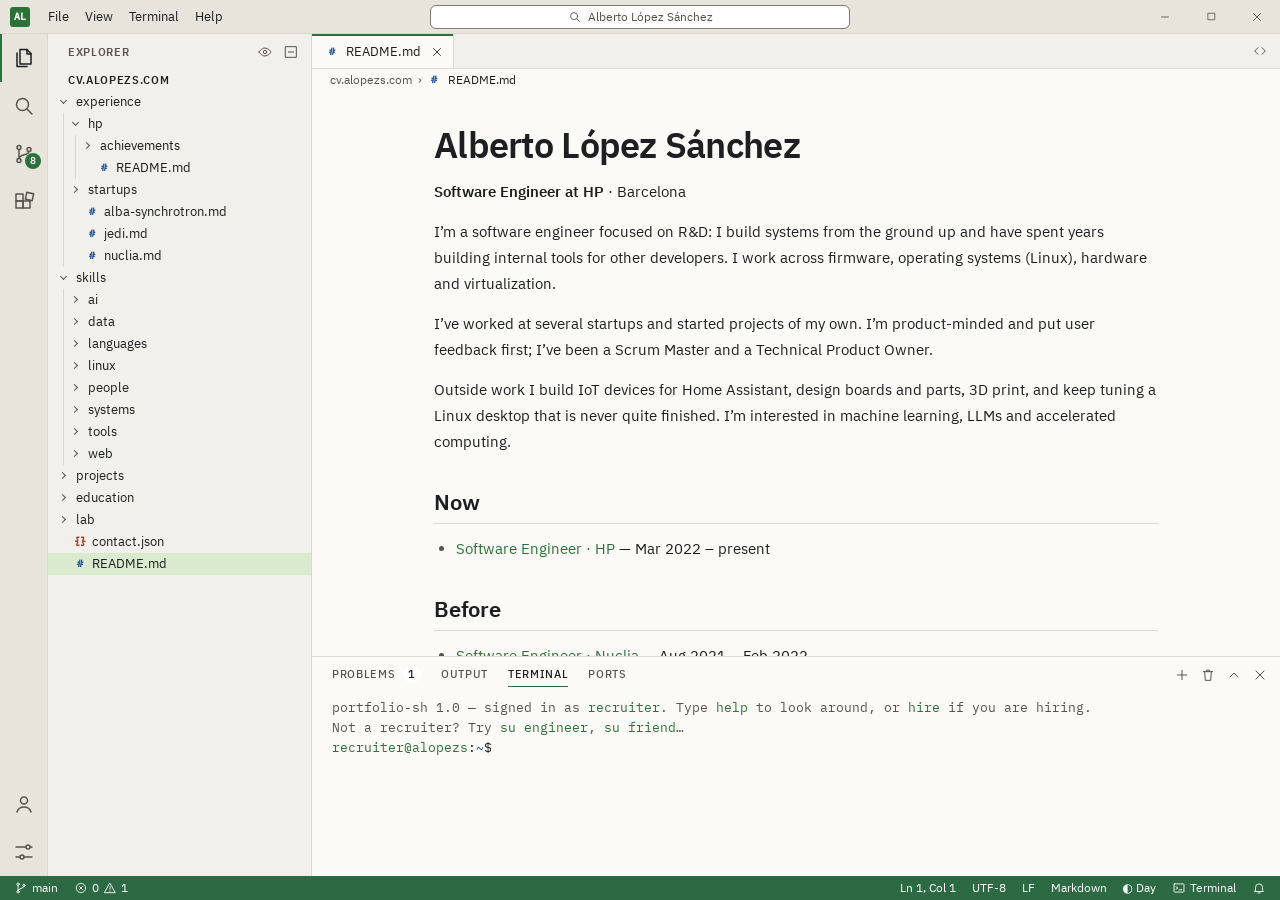
<file: index.html>
<!doctype html>
<html lang="en" data-theme="night">
<head>
<meta charset="utf-8">
<meta name="viewport" content="width=device-width, initial-scale=1">
<title>Alberto López Sánchez · Software Engineer</title>
<meta name="description" content="Software Engineer at HP: firmware, security and tooling for embedded products. Experience, skills and projects, laid out as a code editor.">
<link rel="stylesheet" href="site/tokens.css">
<link rel="stylesheet" href="design-system/components/bundle.css">
<style>html, body { height: 100%; margin: 0; } #app { height: 100vh; height: 100dvh; }</style>
<script>
  // Initial theme follows the system; it can then be changed from the palette, the status bar or `theme` in the terminal.
  if (window.matchMedia && matchMedia('(prefers-color-scheme: light)').matches) document.documentElement.setAttribute('data-theme', 'day');
</script>
</head>
<body>
<div id="app"></div>
<script src="design-system/components/bundle.js"></script>
<script>window.Portfolio.app(document.getElementById('app'));</script>
</body>
</html>
</file>
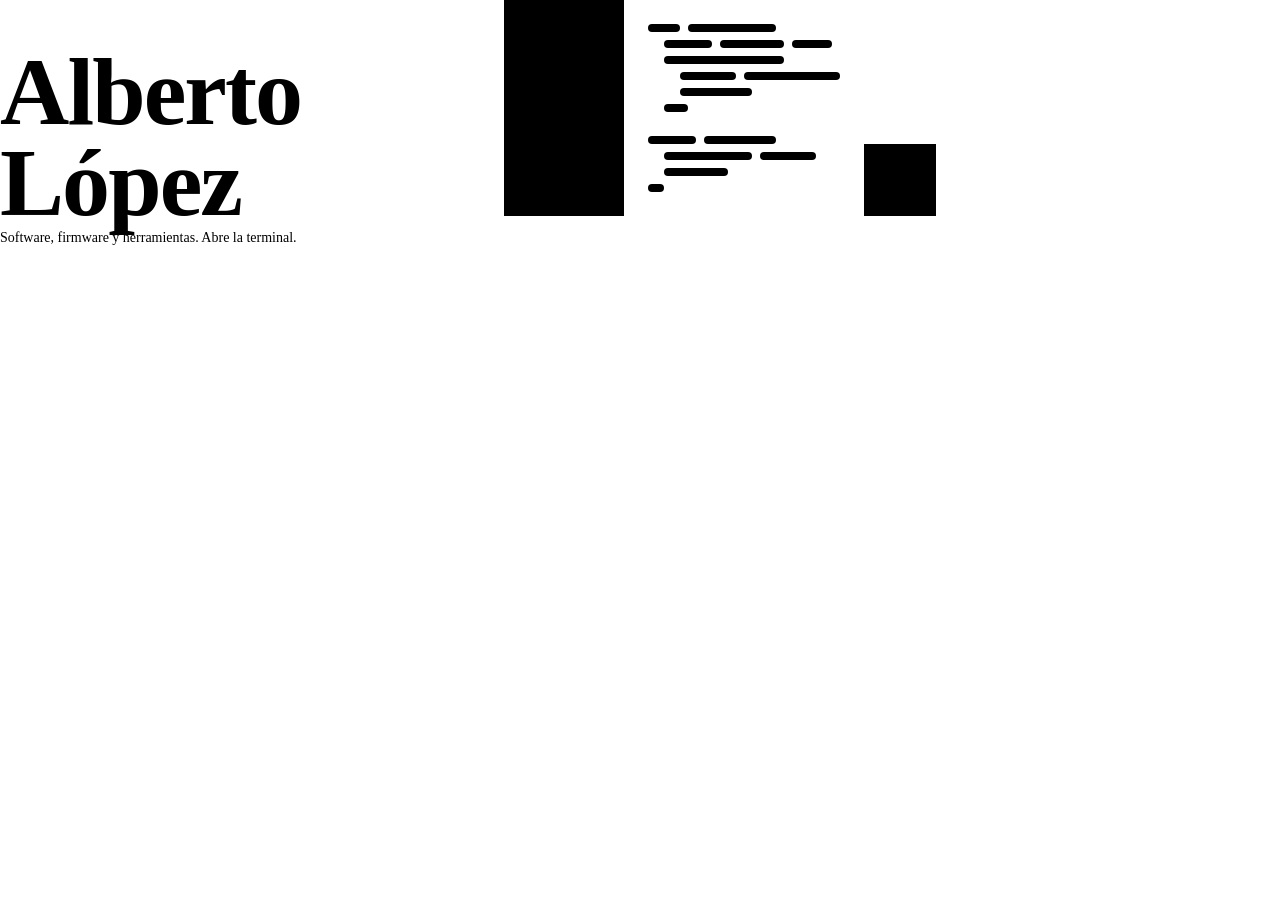
<file: design-system/components/Cover/preview.html>
<!-- @dsCard height=288 -->
<!doctype html>
<html lang="es">
<head>
<meta charset="utf-8">
<title>Alberto López</title>
<style>
  html, body { margin: 0; height: 100%; }
  body { background: var(--bg-editor); color: var(--ink); font-family: var(--font-sans); overflow: hidden; }
  .cover { position: relative; height: 288px; overflow: hidden; }
  .art { position: absolute; top: 0; left: 480px; width: 480px; height: 288px; overflow: hidden; }
  .art svg { display: block; }
  .slab { fill: var(--status-bg); rx: var(--radius-sm); }
  .accent { fill: var(--accent); rx: var(--radius-sm); }
  .pill.kw { fill: var(--syn-keyword); }
  .pill.fn { fill: var(--syn-func); }
  .pill.str { fill: var(--syn-string); }
  .words { position: absolute; left: var(--space-12); bottom: 40px; max-width: 440px; }
  .name { margin: 0; font-size: 96px; line-height: .95; font-weight: 600; letter-spacing: -.02em; color: var(--ink); }
  .tagline { margin: var(--space-3) 0 0 4px; font-size: 14px; line-height: 20px; color: var(--ink-muted); }
</style>
</head>
<body>
<div class="cover">
<div class="art" aria-hidden="true">
<svg viewBox="0 0 480 288" width="480" height="288">
<!--
  blocks      status-bg 120×224 bleeding off the top (the status bar, the band people remember an editor by) · accent 72×72 (the active-tab / prompt colour) · syntax pills in syn-keyword, syn-func, syn-string — 5 colours, ≈30% of 960×288
  arrangement one tall slab on the left, the code beside it as a minimap, the accent block sitting on the slab's baseline (y 216) to the right
  pattern     minimap code lines, from "a literal motif": an editor is read as lines of coloured code; row-h-like pitch of 16px (space-4), 8px pills, indents in space-4 steps, 16 pills
  scales      slab 120 = 5×space-6, accent 72 = 3×space-6, pitch space-4, indents space-4, corners radius-sm, pills rx = half their height
-->
<rect class="slab" x="24" y="-8" width="120" height="224" rx="3"/>
<rect class="pill kw" x="168" y="24" width="32" height="8" rx="4"/>
<rect class="pill fn" x="208" y="24" width="88" height="8" rx="4"/>
<rect class="pill str" x="184" y="40" width="48" height="8" rx="4"/>
<rect class="pill kw" x="240" y="40" width="64" height="8" rx="4"/>
<rect class="pill fn" x="312" y="40" width="40" height="8" rx="4"/>
<rect class="pill fn" x="184" y="56" width="120" height="8" rx="4"/>
<rect class="pill kw" x="200" y="72" width="56" height="8" rx="4"/>
<rect class="pill str" x="264" y="72" width="96" height="8" rx="4"/>
<rect class="pill str" x="200" y="88" width="72" height="8" rx="4"/>
<rect class="pill kw" x="184" y="104" width="24" height="8" rx="4"/>
<rect class="pill kw" x="168" y="136" width="48" height="8" rx="4"/>
<rect class="pill fn" x="224" y="136" width="72" height="8" rx="4"/>
<rect class="pill str" x="184" y="152" width="88" height="8" rx="4"/>
<rect class="pill kw" x="280" y="152" width="56" height="8" rx="4"/>
<rect class="pill fn" x="184" y="168" width="64" height="8" rx="4"/>
<rect class="pill kw" x="168" y="184" width="16" height="8" rx="4"/>
<rect class="accent" x="384" y="144" width="72" height="72" rx="3"/>
</svg>
</div>
<div class="words">
<h1 class="name">Alberto López</h1>
<p class="tagline">Software, firmware y herramientas. Abre la terminal.</p>
</div>
</div>
</body>
</html>
</file>
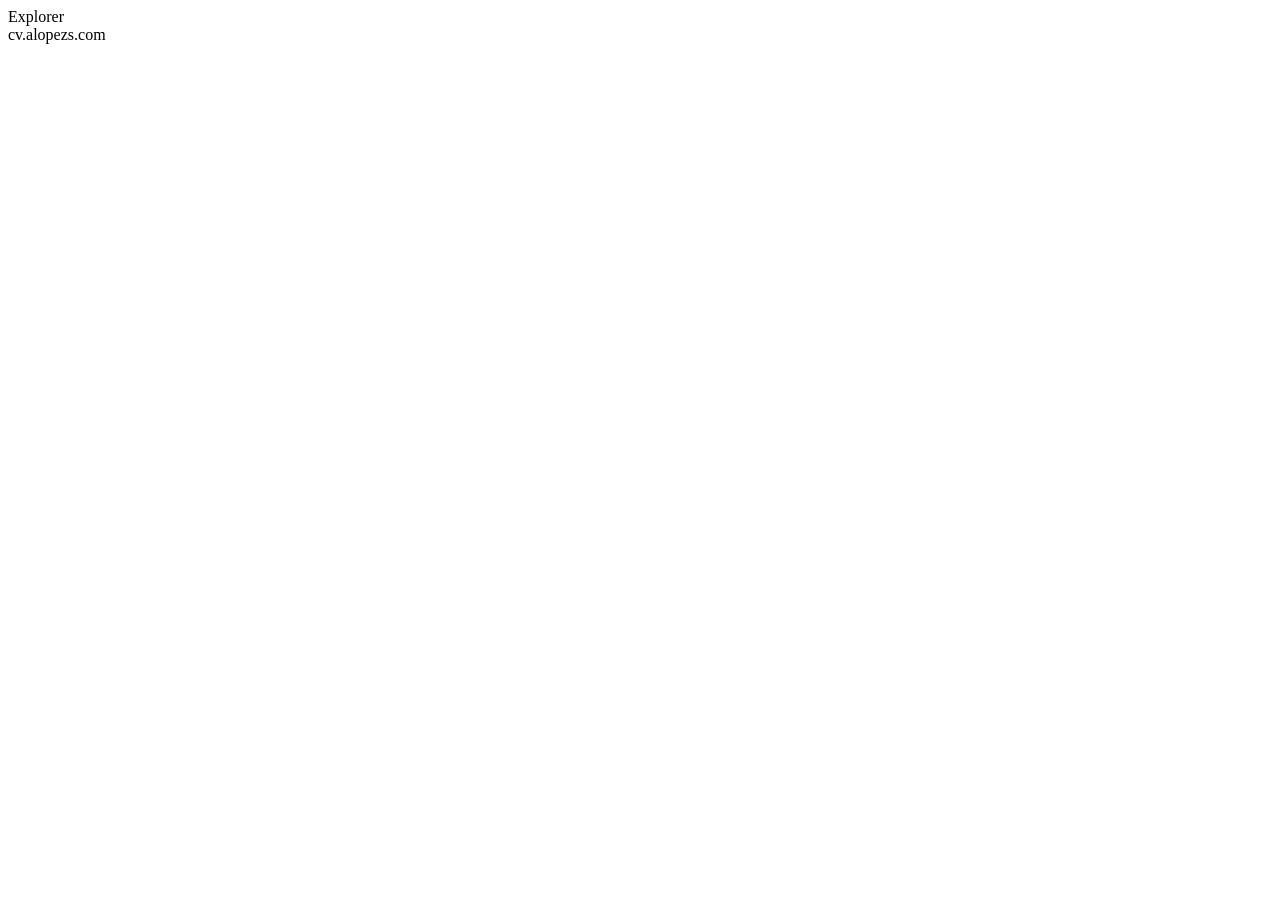
<file: design-system/components/Explorer/preview.html>
<!-- @dsCard group="Navegación" height=440 width=640 subtitle="Carpetas que reparten experiencia y conocimiento; pasa el cursor por un archivo" -->
<!doctype html>
<html lang="es">
<head><meta charset="utf-8"><title>Explorer</title>
<style>#root { position: relative; height: 430px; } #root .vs-side { height: 430px; }</style>
</head>
<body>
<div id="root" class="vs vs-solo">
  <aside class="vs-side" style="--side-cur: 280px">
    <div class="vs-side-head"><span class="vs-side-title">Explorer</span></div>
    <div class="vs-side-body"><div class="vs-sect">cv.alopezs.com</div><div class="vs-tree" id="tree"></div></div>
  </aside>
</div>
<script>
  var P = window.Portfolio, root = document.getElementById('root');
  P.explorer(document.getElementById('tree'), { open: { experience: true, 'experience/hp': true, skills: true, 'skills/languages': true }, active: 'experience/hp/README.md', onOpen: function () {} });
  P.hover(root);
</script>
</body>
</html>
</file>
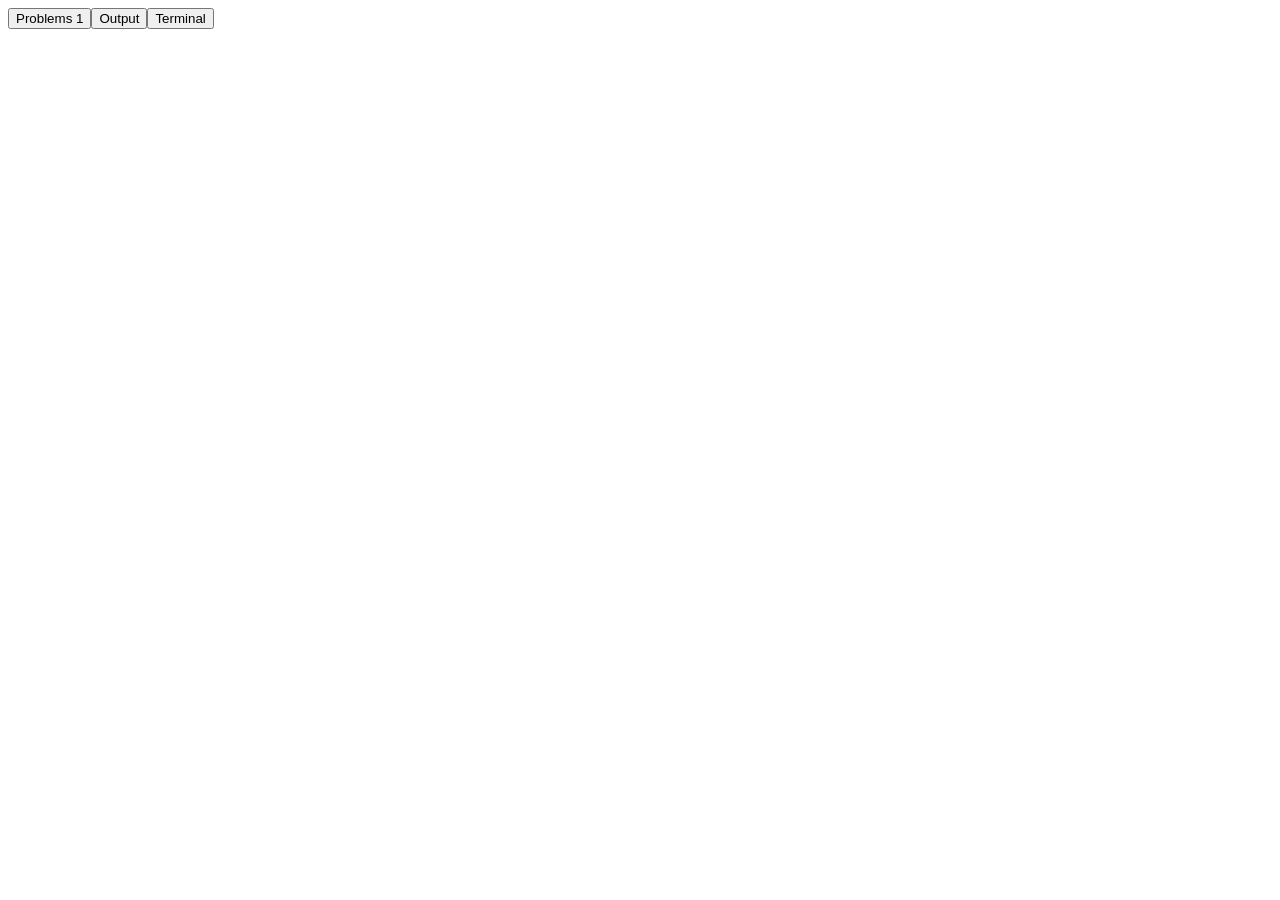
<file: design-system/components/Terminal/preview.html>
<!-- @dsCard group="Terminal" height=450 width=900 subtitle="Funciona: escribe help, ls, cat, skills, git log…" -->
<!doctype html>
<html lang="es">
<head><meta charset="utf-8"><title>Terminal</title></head>
<body>
<div class="vs vs-solo" id="root">
  <section class="vs-panel" style="--panel-cur: 440px">
    <div class="vs-panel-head"><div class="vs-ptabs"><button>Problems <span class="vs-count">1</span></button><button>Output</button><button class="on">Terminal</button></div></div>
    <div class="vs-panel-body"><div class="vs-pview" id="term"></div></div>
  </section>
</div>
<script>
  var root = document.getElementById('root');
  var t = window.Portfolio.terminal(document.getElementById('term'), {
    theme: function () { return root.getAttribute('data-theme') || document.documentElement.getAttribute('data-theme') || 'night'; },
    setTheme: function (id) { root.setAttribute('data-theme', id); }, themes: ['night', 'day', 'pcb']
  });
  t.run('skills');
</script>
</body>
</html>
</file>
<file: site/tokens.css>
/* Generado por tools/tokens_css.py a partir de design-system/tokens.json. No editar a mano. */
@font-face { font-family: 'IBM Plex Sans'; src: url('../design-system/fonts/IBMPlexSans-Regular.woff2') format('woff2'); font-weight: 400; font-style: normal; font-display: swap; }
@font-face { font-family: 'IBM Plex Sans'; src: url('../design-system/fonts/IBMPlexSans-Medium.woff2') format('woff2'); font-weight: 500; font-style: normal; font-display: swap; }
@font-face { font-family: 'IBM Plex Sans'; src: url('../design-system/fonts/IBMPlexSans-SemiBold.woff2') format('woff2'); font-weight: 600; font-style: normal; font-display: swap; }
@font-face { font-family: 'IBM Plex Mono'; src: url('../design-system/fonts/IBMPlexMono-Regular.woff2') format('woff2'); font-weight: 400; font-style: normal; font-display: swap; }
@font-face { font-family: 'IBM Plex Mono'; src: url('../design-system/fonts/IBMPlexMono-Medium.woff2') format('woff2'); font-weight: 500; font-style: normal; font-display: swap; }
:root, [data-theme="night"] { --bg-editor: #16181c; --bg-side: #1b1e23; --bg-activity: #111317; --bg-title: #111317; --bg-panel: #16181c; --bg-input: #22262d; --bg-hover: #252a31; --bg-select: #23392c; --line: #2a2e35; --line-strong: #6c7380; --ink: #e6e2d7; --ink-muted: #a29e93; --accent: #94d181; --accent-soft: #1f2e1b; --on-accent: #0d130b; --status-bg: #2c6a43; --on-status: #f2f5ef; --syn-keyword: #e8a65f; --syn-string: #a9d68c; --syn-number: #f2958a; --syn-comment: #908c83; --syn-type: #7cc6dc; --syn-func: #92b8f2; --syn-key: #cfa9ea; --term-ok: #94d181; --term-warn: #e8c35f; --term-err: #f2958a; --term-path: #82b4ec; --focus: #94d181; --shadow-pop: 0 8px 24px #000000b3; --focus-ring: 0 0 0 2px #16181c, 0 0 0 3px #94d181; }
[data-theme="day"] { --bg-editor: #fbfaf7; --bg-side: #f2f0ea; --bg-activity: #e7e4dc; --bg-title: #e7e4dc; --bg-panel: #fbfaf7; --bg-input: #ffffff; --bg-hover: #e9e6de; --bg-select: #d9eacf; --line: #dcd8cd; --line-strong: #7f7a6d; --ink: #1d1f22; --ink-muted: #57544c; --accent: #2c7238; --accent-soft: #e1efdb; --on-accent: #ffffff; --status-bg: #2c6a43; --on-status: #ffffff; --syn-keyword: #a0410c; --syn-string: #2c7238; --syn-number: #b3301d; --syn-comment: #67645c; --syn-type: #11667f; --syn-func: #2556a3; --syn-key: #7a3e9d; --term-ok: #2c7238; --term-warn: #855c00; --term-err: #b3301d; --term-path: #2556a3; --focus: #2556a3; --shadow-pop: 0 1px 2px #1d1f2214, 0 8px 24px #1d1f2229; --focus-ring: 0 0 0 2px #fbfaf7, 0 0 0 3px #2556a3; }
[data-theme="pcb"] { --bg-editor: #0f3a2b; --bg-side: #0c3124; --bg-activity: #09271d; --bg-title: #09271d; --bg-panel: #0c3124; --bg-input: #14463a; --bg-hover: #17503c; --bg-select: #1e5a45; --line: #1f5642; --line-strong: #7d9f8e; --ink: #efebe0; --ink-muted: #b9cbc0; --accent: #eeac6a; --accent-soft: #3b2a1b; --on-accent: #160f08; --status-bg: #e09a56; --on-status: #160f08; --syn-keyword: #f2c862; --syn-string: #ace2b8; --syn-number: #f3a596; --syn-comment: #a6c0b2; --syn-type: #93d3f0; --syn-func: #f2bd82; --syn-key: #ead8ac; --term-ok: #ace2b8; --term-warn: #f2c862; --term-err: #f3a596; --term-path: #93d3f0; --focus: #f2c862; --shadow-pop: 0 8px 24px #000000a6; --focus-ring: 0 0 0 2px #0f3a2b, 0 0 0 3px #f2c862; }
:root { --space-1: 4px; --space-2: 8px; --space-3: 12px; --space-4: 16px; --space-6: 24px; --space-12: 48px; --radius-0: 0px; --radius-sm: 3px; --radius-md: 6px; --radius-full: 9999px; --titlebar-h: 34px; --activity-w: 48px; --side-w: 264px; --tabs-h: 35px; --row-h: 22px; --panel-h: 220px; --status-h: 24px; --font-sans: "IBM Plex Sans", system-ui, -apple-system, "Segoe UI", sans-serif; --font-mono: "IBM Plex Mono", ui-monospace, "SF Mono", Menlo, monospace; }
.display { font-family: var(--font-sans); font-size: 36px; line-height: 44px; font-weight: 600; letter-spacing: -0.02em; }
.title { font-family: var(--font-sans); font-size: 22px; line-height: 30px; font-weight: 600; letter-spacing: -0.01em; }
.heading { font-family: var(--font-sans); font-size: 17px; line-height: 26px; font-weight: 600; }
.body { font-family: var(--font-sans); font-size: 15px; line-height: 26px; font-weight: 400; }
.ui { font-family: var(--font-sans); font-size: 13px; line-height: 22px; font-weight: 400; }
.small { font-family: var(--font-sans); font-size: 12px; line-height: 18px; font-weight: 400; }
.label { font-family: var(--font-sans); font-size: 11px; line-height: 16px; font-weight: 600; letter-spacing: 0.06em; }
.code { font-family: var(--font-mono); font-size: 13px; line-height: 20px; font-weight: 400; }
</file>
<file: design-system/components/bundle.css>
/* Portfolio — editor. Todo sale de los tokens; nada de colores sueltos salvo transparencias de superposición. */
body { margin: 0; font-family: var(--font-sans); background: var(--bg-editor); color: var(--ink); -webkit-font-smoothing: antialiased; }

/* ===== Marco ===== */
.vs { --side-cur: var(--side-w); --panel-cur: var(--panel-h); position: relative; display: grid; grid-template-rows: var(--titlebar-h) minmax(0, 1fr) var(--status-h); grid-template-columns: minmax(0, 1fr); width: 100%; height: 100%; overflow: hidden; background: var(--bg-editor); color: var(--ink); font-family: var(--font-sans); font-size: 13px; line-height: 22px; user-select: none; }
.vs.vs-solo { display: block; height: auto; overflow: visible; user-select: auto; }
.vs *, .vs *::before, .vs *::after { box-sizing: border-box; }
.vs button { margin: 0; padding: 0; font: inherit; color: inherit; background: none; border: 0; cursor: pointer; }
.vs :focus-visible { outline: 1px solid var(--focus); outline-offset: -1px; }
.vs-ico { flex: none; fill: none; stroke: currentColor; stroke-width: 1.5; stroke-linecap: round; stroke-linejoin: round; }
.vs kbd { display: inline-block; padding: 0 5px; font: 11px/16px var(--font-mono); color: var(--ink); background: var(--bg-input); border: 1px solid var(--line-strong); border-radius: var(--radius-sm); }

/* Barra de título */
.vs-title { position: relative; display: flex; align-items: center; gap: var(--space-1); padding-left: 10px; background: var(--bg-title); border-bottom: 1px solid var(--line); }
.vs-mark { flex: none; display: inline-grid; place-items: center; width: 20px; height: 20px; border-radius: var(--radius-sm); background: var(--accent); color: var(--on-accent); font: 600 10px/1 var(--font-mono); letter-spacing: .02em; }
.vs-menubar { display: flex; margin-left: 6px; }
.vs-menubar button { height: 24px; padding: 0 8px; border-radius: var(--radius-sm); }
.vs-menubar button:hover, .vs-menubar button.on { background: var(--bg-hover); }
.vs .vs-cc { position: absolute; left: 50%; transform: translateX(-50%); display: flex; align-items: center; justify-content: center; gap: 6px; width: min(36%, 420px); height: 24px; font-size: 12px; color: var(--ink-muted); background: var(--bg-input); border: 1px solid var(--line-strong); border-radius: var(--radius-md); }
.vs .vs-cc:hover { color: var(--ink); }
.vs-win { display: flex; height: 100%; margin-left: auto; }
.vs-win button { display: grid; place-items: center; width: 46px; height: 100%; color: var(--ink-muted); }
.vs-win button:hover { background: var(--bg-hover); color: var(--ink); }
.vs-win button.x:hover { background: var(--term-err); color: var(--on-accent); }

/* Cuerpo */
.vs-body { position: relative; display: flex; min-height: 0; }
.vs-activity { flex: none; display: flex; flex-direction: column; width: var(--activity-w); background: var(--bg-activity); border-right: 1px solid var(--line); }
.vs-activity button { position: relative; display: grid; place-items: center; width: var(--activity-w); height: 48px; color: var(--ink-muted); }
.vs-activity button:hover, .vs-activity button.on { color: var(--ink); }
.vs-activity button.on::before { content: ""; position: absolute; left: 0; top: 0; bottom: 0; width: 2px; background: var(--accent); }
.vs-act-spacer { flex: 1; }
.vs-badge { position: absolute; right: 7px; bottom: 9px; min-width: 16px; height: 16px; padding: 0 4px; border-radius: var(--radius-full); background: var(--accent); color: var(--on-accent); font: 600 10px/16px var(--font-sans); text-align: center; }

/* Barra lateral */
.vs-side { flex: none; display: flex; flex-direction: column; width: var(--side-cur); min-width: 0; overflow: hidden; background: var(--bg-side); border-right: 1px solid var(--line); }
.side-closed .vs-side { border-right: 0; }
.vs-side-head { flex: none; display: flex; align-items: center; height: 35px; padding: 0 8px 0 20px; }
.vs-side-title, .vs-sect { font: 600 11px/16px var(--font-sans); letter-spacing: .06em; text-transform: uppercase; white-space: nowrap; }
.vs-side-title { color: var(--ink-muted); }
.vs-side-actions { display: flex; gap: 2px; margin-left: auto; }
.vs-side-actions button, .vs-tab-actions button, .vs-panel-actions button { display: grid; place-items: center; width: 24px; height: 24px; border-radius: var(--radius-sm); color: var(--ink-muted); }
.vs-side-actions button:hover, .vs-tab-actions button:hover, .vs-panel-actions button:hover { background: var(--bg-hover); color: var(--ink); }
.vs-side-body { flex: 1; min-height: 0; overflow: auto; }
.vs-sect { display: flex; align-items: center; height: 22px; padding: 0 12px 0 20px; color: var(--ink); }

/* Explorador */
.vs-tree { padding-bottom: var(--space-3); }
.vs-row { display: flex; align-items: center; gap: var(--space-1); height: var(--row-h); padding-right: var(--space-2); white-space: nowrap; color: var(--ink); cursor: pointer; }
.vs-row:hover { background: var(--bg-hover); }
.vs-row.on { background: var(--bg-select); }
.vs-row.hidden-file .vs-name { font-style: italic; color: var(--ink-muted); }
.vs-name { overflow: hidden; text-overflow: ellipsis; }
.vs-chev { position: relative; flex: none; width: 16px; height: 16px; color: var(--ink-muted); }
.vs-chev::before { content: ""; position: absolute; left: 4px; top: 5px; width: 5px; height: 5px; border-right: 1.5px solid currentColor; border-bottom: 1.5px solid currentColor; transform: rotate(-45deg); }
.vs-chev.open::before { left: 5px; top: 4px; transform: rotate(45deg); }
.vs-group { position: relative; }
.vs-group::before { content: ""; position: absolute; left: var(--guide); top: 0; bottom: 0; border-left: 1px solid var(--line); }
.vs-ficon { flex: none; width: 16px; font: 600 10px/1 var(--font-mono); text-align: center; }

/* Arrastre */
.vs-sash { position: absolute; z-index: 15; touch-action: none; }
.vs-sash::after { content: ""; position: absolute; background: var(--accent); opacity: 0; transition: opacity .1s .2s; }
.vs-sash:hover::after, .drag-h .vs-sash-h::after, .drag-v .vs-sash-v::after { opacity: 1; transition-delay: 0s; }
.vs-sash-v { top: 0; bottom: 0; left: calc(var(--activity-w) + var(--side-cur) - 3px); width: 6px; cursor: col-resize; }
.vs-sash-v::after { left: 2px; top: 0; bottom: 0; width: 2px; }
.vs-sash-h { left: 0; right: 0; bottom: calc(var(--panel-cur) - 4px); height: 8px; cursor: row-resize; }
.vs-sash-h::after { left: 0; right: 0; top: 3px; height: 2px; }
.drag-h, .drag-h * { cursor: row-resize !important; user-select: none !important; }
.drag-v, .drag-v * { cursor: col-resize !important; user-select: none !important; }

/* Editor */
.vs-main { position: relative; flex: 1; display: flex; flex-direction: column; min-width: 0; }
.vs-tabbar { flex: none; display: flex; height: var(--tabs-h); background: var(--bg-side); border-bottom: 1px solid var(--line); }
.vs-tabs { flex: 1; display: flex; min-width: 0; overflow-x: auto; overflow-y: hidden; scrollbar-width: none; }
.vs-tab { position: relative; flex: none; display: flex; align-items: center; gap: 6px; height: var(--tabs-h); padding: 0 6px 0 var(--space-3); white-space: nowrap; color: var(--ink-muted); border-right: 1px solid var(--line); cursor: pointer; }
.vs-tab:hover { background: var(--bg-hover); }
.vs-tab.on { background: var(--bg-editor); color: var(--ink); }
.vs-tab.on::before { content: ""; position: absolute; left: 0; right: 0; top: 0; height: 2px; background: var(--accent); }
.vs-tab-desc { font-size: 12px; color: var(--ink-muted); }
.vs-tab-x { display: grid; place-items: center; width: 20px; height: 20px; border-radius: var(--radius-sm); color: var(--ink-muted); opacity: 0; }
.vs-tab:hover .vs-tab-x, .vs-tab.on .vs-tab-x, .vs-tab-x:focus-visible { opacity: 1; }
.vs-tab-x:hover { background: var(--bg-hover); color: var(--ink); }
.vs-tab-actions { display: flex; align-items: center; padding: 0 var(--space-2); }
.vs-crumbs { flex: none; display: flex; align-items: center; gap: 2px; height: 22px; padding: 0 var(--space-4); overflow: hidden; white-space: nowrap; font-size: 12px; color: var(--ink-muted); background: var(--bg-editor); }
.vs-crumbs button { padding: 0 2px; border-radius: var(--radius-sm); color: var(--ink-muted); }
.vs-crumbs button:hover { color: var(--ink); }
.vs-crumbs .sep { padding: 0 2px; }
.vs-crumbs .cur { margin-left: var(--space-1); color: var(--ink); }
.vs-editor { flex: 1; min-height: 0; overflow: auto; background: var(--bg-editor); outline: none; user-select: text; }
.vs .vs-editor:focus-visible { outline: none; }

/* Vista previa de markdown */
/* Columna de lectura centrada en el editor: en pantallas anchas el espacio libre se reparte a los dos lados */
.vs-md { max-width: 820px; margin: 0 auto; padding: var(--space-6) var(--space-12) 64px; font-size: 15px; line-height: 26px; }
.vs-md h1 { margin: 8px 0 12px; font-size: 36px; line-height: 44px; font-weight: 600; letter-spacing: -.02em; }
.vs-md h2 { margin: 32px 0 12px; padding-bottom: 6px; font-size: 22px; line-height: 30px; font-weight: 600; letter-spacing: -.01em; border-bottom: 1px solid var(--line); }
.vs-md h3 { margin: 24px 0 8px; font-size: 17px; line-height: 26px; font-weight: 600; }
.vs-md p { margin: 0 0 14px; }
.vs-md ul, .vs-md ol { margin: 0 0 14px; padding-left: 22px; }
.vs-md li { margin: 4px 0; }
.vs-md li::marker { color: var(--ink-muted); }
.vs-md strong { font-weight: 600; }
.vs-md code { padding: 1px 5px; font: 13px/20px var(--font-mono); background: var(--bg-input); border-radius: var(--radius-sm); }
.vs-md blockquote { margin: 0 0 14px; padding: 2px 0 2px 14px; color: var(--ink-muted); border-left: 2px solid var(--line-strong); }
.vs-md hr { margin: 24px 0; border: 0; border-top: 1px solid var(--line); }
.vs-md table { margin: 0 0 16px; border-collapse: collapse; font-size: 14px; line-height: 22px; }
.vs-md th, .vs-md td { padding: 6px 12px; text-align: left; border: 1px solid var(--line); }
.vs-md th { font-weight: 600; background: var(--bg-side); }
.vs-md-pre { margin: 0 0 16px; padding: 12px 16px; overflow: auto; font: 13px/20px var(--font-mono); background: var(--bg-side); border-radius: var(--radius-sm); }
.vs-md-level { margin: -4px 0 16px; }
.vs-link { color: var(--accent); text-decoration: none; }
.vs-link:hover { text-decoration: underline; }
.vs-link:focus-visible { outline: none; border-radius: 2px; box-shadow: var(--focus-ring); }

/* Código */
.vs-code { display: grid; grid-template-columns: 56px minmax(0, 1fr); max-width: 900px; margin: 0 auto; padding: 6px 0 40px; font: 13px/20px var(--font-mono); }
.vs-gutter, .vs-src { margin: 0; font: inherit; }
.vs-gutter { padding-right: 20px; text-align: right; color: var(--ink-muted); user-select: none; }
.vs-src { padding-right: var(--space-6); overflow-x: auto; white-space: pre; color: var(--ink); }
.vs-lens { display: flex; align-items: center; gap: 10px; height: 22px; overflow: hidden; white-space: nowrap; text-overflow: ellipsis; font: 12px/18px var(--font-sans); color: var(--ink-muted); }
.vs-lens .vs-level-word { display: none; }
.t-kw { color: var(--syn-keyword); } .t-str { color: var(--syn-string); } .t-num { color: var(--syn-number); }
.t-com { color: var(--syn-comment); font-style: italic; } .t-type { color: var(--syn-type); } .t-fn { color: var(--syn-func); } .t-key { color: var(--syn-key); }
.vs-empty { display: flex; flex-direction: column; align-items: center; justify-content: center; gap: var(--space-6); height: 100%; color: var(--ink-muted); }
.vs-mark.big { width: 88px; height: 88px; font-size: 36px; border-radius: var(--radius-md); }
.vs-empty dl { display: grid; grid-template-columns: auto auto; gap: 8px 16px; margin: 0; }
.vs-empty dt { text-align: right; }
.vs-empty dd { margin: 0; }

/* Panel inferior */
.vs-panel { flex: none; display: flex; flex-direction: column; height: var(--panel-cur); min-height: 0; overflow: hidden; background: var(--bg-panel); border-top: 1px solid var(--line); }
.panel-closed .vs-panel { border-top: 0; }
.vs-panel-head { flex: none; display: flex; align-items: center; height: 35px; padding: 0 var(--space-2) 0 var(--space-3); }
.vs-ptabs { display: flex; gap: var(--space-1); }
.vs-ptabs button { position: relative; height: 35px; padding: 0 var(--space-2); font: 500 11px/35px var(--font-sans); letter-spacing: .06em; text-transform: uppercase; color: var(--ink-muted); }
.vs-ptabs button:hover, .vs-ptabs button.on { color: var(--ink); }
.vs-ptabs button.on::after { content: ""; position: absolute; left: 8px; right: 8px; bottom: 5px; height: 1px; background: var(--accent); }
.vs-count { display: inline-block; min-width: 18px; margin-left: var(--space-1); padding: 0 5px; font: 500 11px/18px var(--font-sans); letter-spacing: 0; text-align: center; color: var(--ink); background: var(--bg-input); border-radius: var(--radius-full); }
.vs-panel-actions { display: flex; gap: 2px; margin-left: auto; }
.vs-panel-actions:not(.is-term) [data-act="term-new"], .vs-panel-actions:not(.is-term) [data-act="term-clear"] { display: none; }
.vs-panel-body { position: relative; flex: 1; min-height: 0; }
.vs-pview { position: absolute; inset: 0; overflow: auto; }
.vs-pview[hidden] { display: none; }
.vs-plist { padding: var(--space-1) 20px; }
.vs-prow { display: flex; align-items: center; gap: var(--space-2); height: 22px; }
.vs-prow .vs-ico { color: var(--term-warn); }
.vs-prow.muted .vs-ico { color: var(--ink-muted); }

/* Terminal */
.vs-term { height: 100%; overflow: auto; padding: 6px 20px 12px; font: 13px/20px var(--font-mono); color: var(--ink); cursor: text; user-select: text; }
.vs-term-out > div { white-space: pre-wrap; overflow-wrap: anywhere; }
.vs-term-line { display: flex; white-space: pre; }
.vs-term-in { flex: 1; min-width: 40px; padding: 0; font: inherit; color: var(--ink); background: transparent; border: 0; outline: 0; caret-color: var(--accent); }
.vs-term-in::placeholder { color: var(--ink-muted); }
.vs-term.is-busy .vs-term-line { visibility: hidden; }
.c-ok { color: var(--term-ok); } .c-path { color: var(--term-path); } .c-err { color: var(--term-err); } .c-warn { color: var(--term-warn); } .c-dim { color: var(--ink-muted); }
.c-hit { color: var(--term-warn); text-decoration: underline; }
.c-file { color: var(--term-path); text-decoration: none; }
.c-file:hover { text-decoration: underline; }
.c-inv { padding: 0 4px; color: var(--bg-panel); background: var(--ink); }
.c-train-wrap { overflow: hidden; }
.c-train { display: block; width: max-content; margin: 0; font: inherit; color: var(--term-ok); animation: vs-train 2.6s linear forwards; }
@keyframes vs-train { from { margin-left: 100%; } to { margin-left: -70%; } }

/* Barra de estado */
.vs-status { display: flex; align-items: stretch; padding: 0 6px; overflow: hidden; white-space: nowrap; font-size: 12px; line-height: var(--status-h); color: var(--on-status); background: var(--status-bg); touch-action: none; }
.vs-status > button, .vs-status > span { display: flex; align-items: center; gap: var(--space-1); padding: 0 var(--space-2); color: inherit; }
.vs-status > button:hover { box-shadow: inset 0 0 0 100px rgba(255, 255, 255, .16); }
.vs-status :focus-visible { outline: 1px solid var(--on-status); outline-offset: -3px; }
.vs-status-fill { flex: 1; cursor: row-resize; }

/* Lo que flota */
.vs-overlay { position: absolute; inset: 0; z-index: 45; display: none; }
.has-palette .vs-overlay, .has-dialog .vs-overlay { display: block; }
.has-dialog .vs-overlay { background: rgba(0, 0, 0, .35); }
.vs-palette { position: absolute; z-index: 50; top: 6px; left: 50%; display: none; flex-direction: column; width: min(560px, 90%); padding: 6px; transform: translateX(-50%); background: var(--bg-input); border: 1px solid var(--line-strong); border-radius: var(--radius-md); box-shadow: var(--shadow-pop); }
.has-palette .vs-palette, .vs-solo .vs-palette { display: flex; }
.vs-solo .vs-palette { position: static; transform: none; }
.vs-pal-in { height: 28px; padding: 0 8px; font: 13px var(--font-sans); color: var(--ink); background: var(--bg-editor); border: 1px solid var(--focus); border-radius: var(--radius-sm); outline: none; }
.vs-pal-in::placeholder { color: var(--ink-muted); }
.vs-pal-list { max-height: 320px; margin-top: 6px; overflow: auto; }
.vs-pal-item { display: flex; align-items: center; gap: var(--space-2); height: 24px; padding: 0 var(--space-2); white-space: nowrap; border-radius: var(--radius-sm); cursor: pointer; }
.vs-pal-item.on { background: var(--bg-select); }
.vs-pal-item:hover:not(.on) { background: var(--bg-hover); }
.vs-pal-label b { font-weight: 600; color: var(--accent); }
.vs-pal-desc { overflow: hidden; text-overflow: ellipsis; font-size: 12px; color: var(--ink-muted); }
.vs-pal-item kbd { margin-left: auto; }
.vs-pal-empty { padding: 2px 8px; color: var(--ink-muted); }
.vs-menu { position: absolute; z-index: 55; display: none; min-width: 250px; padding: var(--space-1); background: var(--bg-input); border: 1px solid var(--line-strong); border-radius: var(--radius-md); box-shadow: var(--shadow-pop); }
.has-menu .vs-menu { display: block; }
.vs-menu button { display: flex; justify-content: space-between; gap: var(--space-6); width: 100%; height: 26px; padding: 0 10px; text-align: left; border-radius: var(--radius-sm); }
.vs-menu button:hover, .vs-menu button:focus-visible { background: var(--bg-select); outline: none; }
.vs-menu kbd { padding: 0; color: var(--ink-muted); background: none; border: 0; }
.vs-menu hr { margin: 4px 6px; border: 0; border-top: 1px solid var(--line); }
.vs-dialog { position: absolute; z-index: 60; left: 50%; top: 28%; display: none; width: min(440px, 90%); padding: 18px 20px 16px; transform: translateX(-50%); background: var(--bg-input); border: 1px solid var(--line-strong); border-radius: var(--radius-md); box-shadow: var(--shadow-pop); }
.has-dialog .vs-dialog { display: block; }
.vs-dialog-title { margin-bottom: 6px; font-size: 15px; font-weight: 600; }
.vs-dialog p { margin: 0 0 var(--space-4); }
.vs-dialog-acts, .vs-toast-acts { display: flex; justify-content: flex-end; gap: var(--space-2); }
.vs .vs-dialog button, .vs .vs-toast-acts button, .vs .vs-btn { height: 26px; padding: 0 var(--space-3); color: var(--ink); background: var(--bg-side); border: 1px solid var(--line-strong); border-radius: var(--radius-sm); }
.vs .vs-dialog button.primary, .vs .vs-toast-acts button.primary, .vs .vs-btn.primary { color: var(--on-accent); background: var(--accent); border-color: var(--accent); }
.vs-dialog button:focus-visible, .vs-toast-acts button:focus-visible, .vs-btn:focus-visible { outline: none; box-shadow: var(--focus-ring); }
.vs-toasts { position: absolute; z-index: 58; right: var(--space-3); bottom: calc(var(--status-h) + var(--space-3)); display: flex; flex-direction: column; gap: var(--space-2); width: min(380px, 80%); }
.vs-toast { display: grid; grid-template-columns: 16px 1fr 20px; align-items: start; gap: 6px 10px; padding: 12px 12px 12px 14px; font-size: 13px; line-height: 20px; background: var(--bg-input); border: 1px solid var(--line-strong); border-radius: var(--radius-md); box-shadow: var(--shadow-pop); user-select: text; }
.vs-toast > .vs-ico { margin-top: 2px; color: var(--term-path); }
.vs-toast-x { display: grid; place-items: center; width: 20px; height: 20px; color: var(--ink-muted); border-radius: var(--radius-sm); }
.vs-toast-acts { grid-column: 2 / 4; }
.vs-toast code { padding: 0 4px; font: 12px/18px var(--font-mono); background: var(--bg-side); border-radius: var(--radius-sm); }

/* Ficha (hover) */
.vs-hover { position: absolute; z-index: 40; width: 300px; pointer-events: none; opacity: 0; transition: opacity .12s; }
.vs-hover.open { opacity: 1; }
.vs-card { padding: 12px 14px; font-size: 13px; line-height: 20px; color: var(--ink); background: var(--bg-input); border: 1px solid var(--line-strong); border-radius: var(--radius-md); box-shadow: var(--shadow-pop); white-space: normal; user-select: none; }
.vs-card-kind { display: flex; justify-content: space-between; gap: var(--space-2); font: 600 11px/16px var(--font-sans); letter-spacing: .06em; text-transform: uppercase; color: var(--ink-muted); }
.vs-card-kind span { overflow: hidden; white-space: nowrap; text-overflow: ellipsis; font: 400 11px/16px var(--font-mono); letter-spacing: 0; text-transform: none; }
.vs-card-title { margin-top: var(--space-1); font-size: 16px; line-height: 22px; font-weight: 600; }
.vs-card-sub { font: 12px/18px var(--font-mono); color: var(--ink-muted); }
.vs-card-level { margin-top: 6px; }
.vs-card-text { margin: 6px 0 0; }

/* Nivel */
.vs-level { display: inline-flex; align-items: center; gap: var(--space-2); }
.vs-pips { display: inline-flex; gap: 3px; }
.vs-pip { width: 7px; height: 7px; border: 1px solid var(--line-strong); border-radius: var(--radius-full); }
.vs-pip.on { background: var(--accent); border-color: var(--accent); }
.vs-level-word { font-size: 12px; color: var(--ink-muted); }

/* Vistas laterales: buscar, trayectoria, conocimiento */
.vs-sidebox { display: flex; flex-direction: column; gap: var(--space-2); padding: 4px 12px 10px 20px; }
.vs-field { width: 100%; padding: 4px 8px; font: 13px/20px var(--font-sans); color: var(--ink); background: var(--bg-input); border: 1px solid var(--line-strong); border-radius: var(--radius-sm); outline: none; resize: vertical; user-select: text; }
.vs-field:focus { border-color: var(--focus); }
.vs-field::placeholder { color: var(--ink-muted); }
.vs-hint { margin: 4px 20px 8px; font-size: 12px; line-height: 18px; color: var(--ink-muted); }
.vs-sr-file, .vs-sr-line { display: flex; align-items: center; gap: 6px; height: 22px; white-space: nowrap; cursor: pointer; }
.vs-sr-file { padding: 0 12px 0 20px; }
.vs-sr-dir { overflow: hidden; text-overflow: ellipsis; font-size: 12px; color: var(--ink-muted); }
.vs-sr-file .vs-count { margin-left: auto; }
.vs-sr-line { display: block; padding: 0 12px 0 42px; overflow: hidden; text-overflow: ellipsis; color: var(--ink-muted); }
.vs-sr-line mark { color: var(--accent); background: var(--accent-soft); border-radius: 2px; }
.vs-sr-file:hover, .vs-sr-line:hover, .vs-commit:hover, .vs-ext:hover { background: var(--bg-hover); }
.vs-commit { position: relative; display: flex; gap: 10px; padding: 6px 12px 6px 20px; cursor: pointer; }
.vs-commit::before { content: ""; position: absolute; left: 24px; top: 0; bottom: 0; border-left: 1px solid var(--line-strong); }
.vs-sect + .vs-commit::before { top: 14px; }
.vs-commit:last-child::before { bottom: calc(100% - 14px); }
.vs-commit-dot { position: relative; flex: none; width: 9px; height: 9px; margin-top: 6px; background: var(--bg-side); border: 2px solid var(--accent); border-radius: var(--radius-full); }
.vs-commit-msg { line-height: 20px; }
.vs-commit-meta { font-size: 12px; line-height: 18px; color: var(--ink-muted); }
.vs-commit-meta .h { font-family: var(--font-mono); }
.vs-commit-meta .r { color: var(--accent); }
.vs-ext { display: flex; gap: 10px; padding: 8px 12px 8px 20px; cursor: pointer; }
.vs-ext-ico { flex: none; display: grid; place-items: center; width: 36px; height: 36px; font: 600 15px/1 var(--font-mono); background: var(--bg-input); border-radius: var(--radius-sm); }
.vs-ext-body { min-width: 0; }
.vs-ext-name { font-weight: 600; line-height: 20px; }
.vs-ext-desc { overflow: hidden; white-space: nowrap; text-overflow: ellipsis; font-size: 12px; line-height: 18px; color: var(--ink-muted); }
.vs-ext-meta { display: flex; align-items: center; gap: 6px; font-size: 12px; line-height: 18px; color: var(--ink-muted); }
.vs-ext-meta .vs-level-word { display: none; }

/* Pantallas estrechas: la barra lateral flota y se ocultan menús y botones de ventana */
@media (max-width: 720px) {
  .vs-menubar, .vs-win { display: none; }
  .vs .vs-cc { width: 56%; }
  .vs-side { position: absolute; z-index: 20; left: var(--activity-w); top: 0; bottom: 0; box-shadow: var(--shadow-pop); }
  .vs-sash-v { display: none; }
  .vs-md { padding: var(--space-4) var(--space-4) 48px; }
  .vs-status > span:not(.vs-status-fill) { display: none; }
}
@media (prefers-reduced-motion: reduce) { .vs-hover, .vs-sash::after { transition: none; } .c-train { animation: none; } }
.vs .vs-term-in:focus-visible, .vs .vs-pal-in:focus-visible, .vs .vs-field:focus-visible { outline: none; }
</file>
